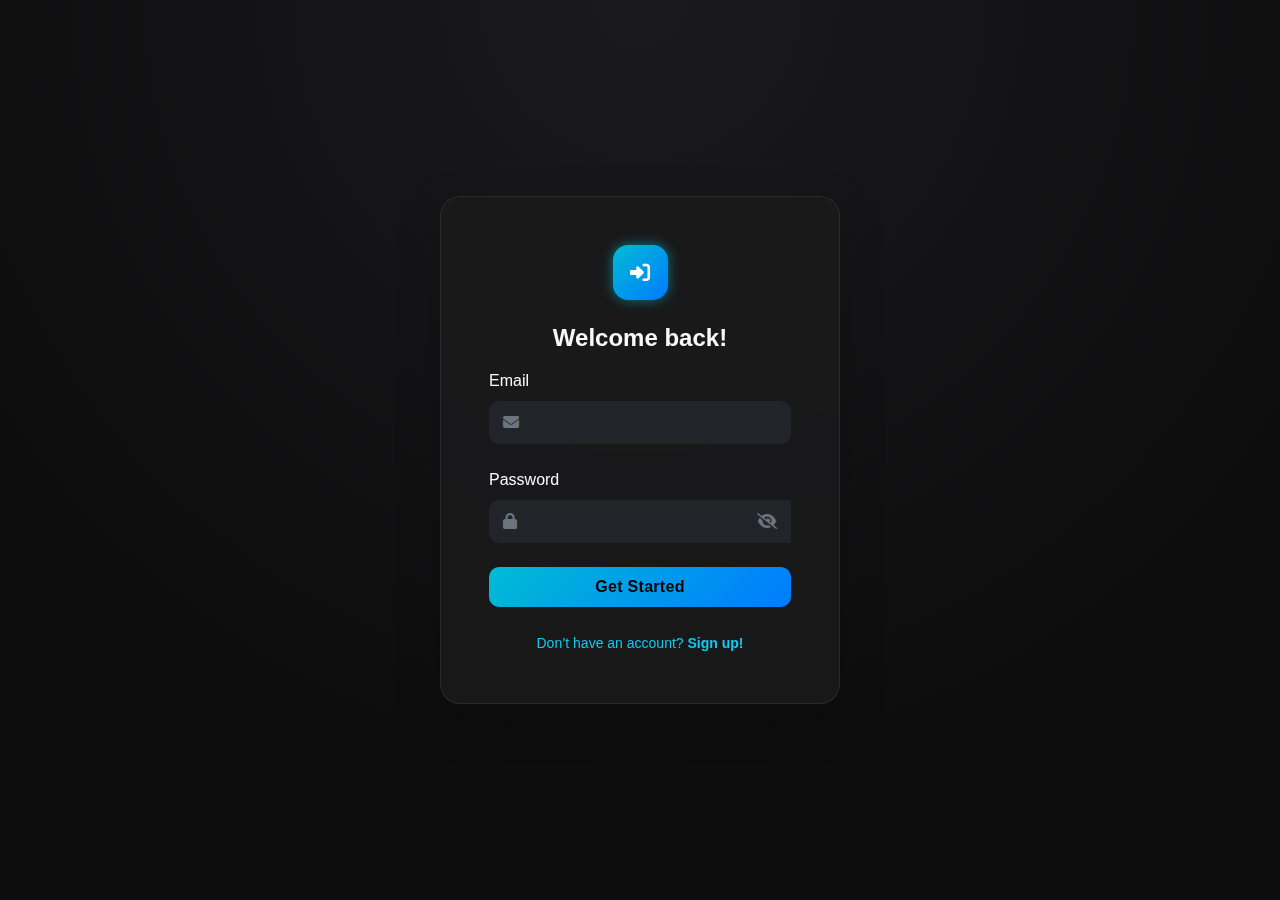
<file: index.html>
<!DOCTYPE html>
<html lang="en">

<head>
    <meta charset="UTF-8" />
    <meta name="viewport" content="width=device-width, initial-scale=1.0" />
    <title>Home - Welcome</title>

    <!-- Bootstrap CSS -->
    <link rel="stylesheet" href="/CSS/bootstrap.min.css">

    <!-- Font Awesome -->
    <link rel="stylesheet" href="https://cdnjs.cloudflare.com/ajax/libs/font-awesome/6.5.0/css/all.min.css">

    <!-- Custom CSS -->
    <link rel="stylesheet" href="/CSS/styles.css">
</head>

<body class="bg-light text-dark">

    <!-- Background (optional for consistency) -->
    <div class="background-light"></div>

    <!-- Navbar -->
    <nav class="navbar navbar-light bg-light shadow-sm px-4">
        <span class="navbar-brand mb-0 h1">
            <i class="fa-solid fa-house me-2 text-primary"></i>Home Page
        </span>
        <button class="btn btn-outline-primary btn-sm" onclick="logout()">
            <i class="fa-solid fa-right-from-bracket me-1"></i>Logout
        </button>
    </nav>

    <!-- Content -->
    <div class="container py-4">
        <!-- Welcome Card -->
        <div class="card text-center text-dark bg-white border shadow-lg p-4 mb-4">
            <div class="icon-box mx-auto mb-3">
                <i class="fa-solid fa-user-circle fa-3x text-primary"></i>
            </div>
            <h3 id="welcome" class="fw-bold mb-2">Welcome!</h3>
            <p id="userEmail" class="text-muted mb-0"></p>
        </div>

        <!-- Test Admin Access -->
        <div class="card text-dark bg-white border shadow-lg p-4 mb-4">
            <h4 class="text-center mb-4">
                <i class="fa-solid fa-shield-halved me-2 text-warning"></i>Access Control Test
            </h4>
            <p class="text-center text-muted mb-3">Test what happens when a regular user tries to access admin features</p>
            <div class="text-center">
                <button class="btn btn-warning" onclick="testAdminAccess()">
                    <i class="fa-solid fa-lock me-2"></i>Try to Access Admin Features
                </button>
            </div>
        </div>

        <!-- User Data Display -->
        <div class="card text-dark bg-white border shadow-lg p-4 user-data-card">
            <h4 class="text-center mb-4">
                <i class="fa-solid fa-user-gear me-2 text-primary"></i>User Information
            </h4>
            
            <div class="user-info-item">
                <span class="user-info-label">Display Name:</span>
                <span class="user-info-value" id="displayNameValue">Loading...</span>
            </div>
            
            <div class="user-info-item">
                <span class="user-info-label">Email:</span>
                <span class="user-info-value" id="emailValue">Loading...</span>
            </div>
            
            <div class="user-info-item">
                <span class="user-info-label">Role:</span>
                <span class="user-info-value" id="roleValue">Loading...</span>
            </div>

            <!-- Token Display -->
            <div class="token-display">
                <h5 class="text-center mb-3">
                    <i class="fa-solid fa-key me-2"></i>Authentication Token
                </h5>
                
                <div class="token-info">
                    <span class="user-info-label">Token (last 10 chars):</span>
                    <span class="token-value" id="tokenValue">Loading...</span>
                </div>
                
                <div class="countdown-timer" id="countdownTimer">
                    <i class="fa-solid fa-clock me-2"></i>
                    <span id="countdownText">Calculating...</span>
                </div>
            </div>
        </div>
    </div>

    <!-- Bootstrap JS -->
    <script src="/JS/bootstrap.bundle.min.js"></script>

    <!-- Home JS -->
    <script src="/JS/index.js"></script>
</body>

</html>
</file>
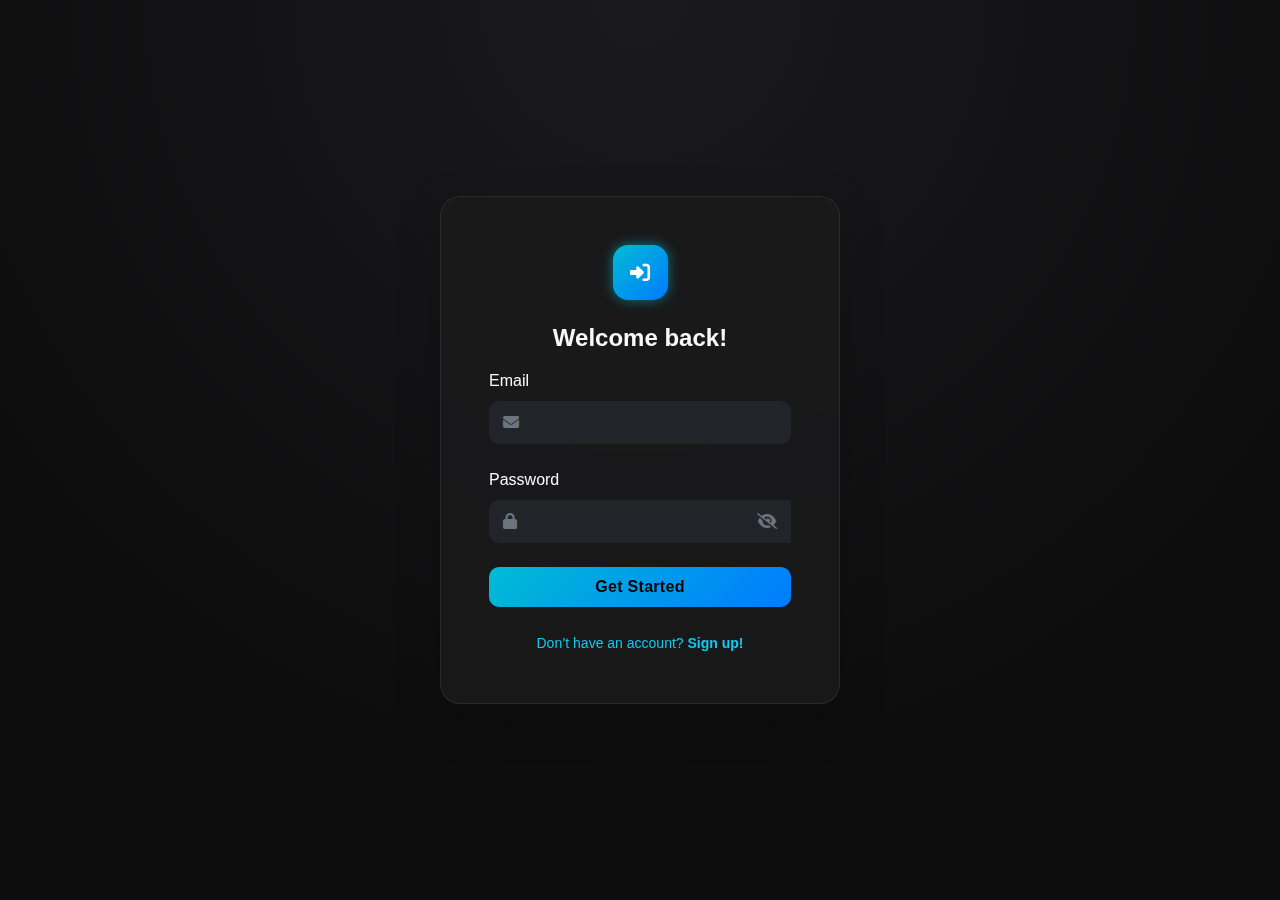
<file: admin.html>
<!DOCTYPE html>
<html lang="en">

<head>
    <meta charset="UTF-8" />
    <meta name="viewport" content="width=device-width, initial-scale=1.0" />
    <title>Admin Dashboard</title>

    <!-- Bootstrap CSS -->
    <link rel="stylesheet" href="/CSS/bootstrap.min.css">

    <!-- Font Awesome -->
    <link rel="stylesheet" href="https://cdnjs.cloudflare.com/ajax/libs/font-awesome/6.5.0/css/all.min.css">

    <!-- Custom CSS -->
    <link rel="stylesheet" href="/CSS/styles.css">
</head>

<body class="bg-light text-dark">

    <!-- Background -->
    <div class="background-light"></div>

    <!-- Navbar -->
    <nav class="navbar navbar-light bg-light shadow-sm px-4">
        <span class="navbar-brand mb-0 h1">
            <i class="fa-solid fa-shield-halved me-2 text-primary"></i>Admin Dashboard
        </span>
        <button class="btn btn-outline-primary btn-sm" onclick="logout()">
            <i class="fa-solid fa-right-from-bracket me-1"></i>Logout
        </button>
    </nav>

    <!-- Content -->
    <div class="container py-4">
        <!-- Welcome Card -->
        <div class="card text-center text-dark bg-white border shadow-lg p-4 mb-4">
            <div class="icon-box mx-auto mb-3">
                <i class="fa-solid fa-user-shield fa-3x text-primary"></i>
            </div>
            <h3 id="adminWelcome" class="fw-bold mb-2">Welcome, Admin!</h3>
            <p id="adminEmail" class="text-muted mb-0"></p>
        </div>

        <!-- Admin Actions -->
        <div class="card text-dark bg-white border shadow-lg p-4 mb-4">
            <h4 class="text-center mb-4">
                <i class="fa-solid fa-tools me-2 text-primary"></i>Admin Actions
            </h4>
            
            <div class="row">
                <div class="col-md-6 mb-3">
                    <button class="btn btn-primary w-100 py-3 shadow-sm" onclick="loadAllUsers()">
                        <i class="fa-solid fa-users me-2"></i>Get All Users
                    </button>
                </div>
                <div class="col-md-6 mb-3">
                    <button class="btn btn-outline-primary w-100 py-3 shadow-sm" onclick="openUserLookupModal()">
                        <i class="fa-solid fa-search me-2"></i>Get User by ID
                    </button>
                </div>
            </div>
        </div>

        <!-- Results Display -->
        <div class="card text-dark bg-white border shadow-lg p-4" id="resultsCard" style="display: none;">
            <h4 class="text-center mb-4">
                <i class="fa-solid fa-list me-2 text-primary"></i>Results
            </h4>
            <div id="resultsContent">
                <!-- Results will be displayed here -->
            </div>
        </div>

        <!-- Loading Spinner -->
        <div class="text-center" id="loadingSpinner" style="display: none;">
            <div class="spinner-border text-primary" role="status">
                <span class="visually-hidden">Loading...</span>
            </div>
            <p class="mt-2">Loading...</p>
        </div>
    </div>

    <!-- User Lookup Modal -->
    <div class="modal fade" id="userLookupModal" tabindex="-1" aria-labelledby="userLookupModalLabel" aria-hidden="true">
        <div class="modal-dialog modal-dialog-centered">
            <div class="modal-content">
                <div class="modal-header">
                    <h5 class="modal-title" id="userLookupModalLabel">
                        <i class="fa-solid fa-search me-2 text-primary"></i>Find User by ID
                    </h5>
                    <button type="button" class="btn-close" data-bs-dismiss="modal" aria-label="Close"></button>
                </div>
                <div class="modal-body">
                    <div class="mb-3">
                        <label for="modalUserIdInput" class="form-label">User ID</label>
                        <input type="text" class="form-control" id="modalUserIdInput" placeholder="Enter User ID">
                        <div id="modalUserIdError" class="text-danger mt-2" style="display: none;"></div>
                    </div>
                </div>
                <div class="modal-footer">
                    <button type="button" class="btn btn-secondary" data-bs-dismiss="modal">Cancel</button>
                    <button type="button" class="btn btn-primary" onclick="getUserByIdFromModal()">
                        <i class="fa-solid fa-search me-1"></i>Search User
                    </button>
                </div>
            </div>
        </div>
    </div>

    <!-- Bootstrap JS -->
    <script src="/JS/bootstrap.bundle.min.js"></script>

    <!-- Admin JS -->
    <script src="/JS/admin.js"></script>
</body>

</html>
</file>
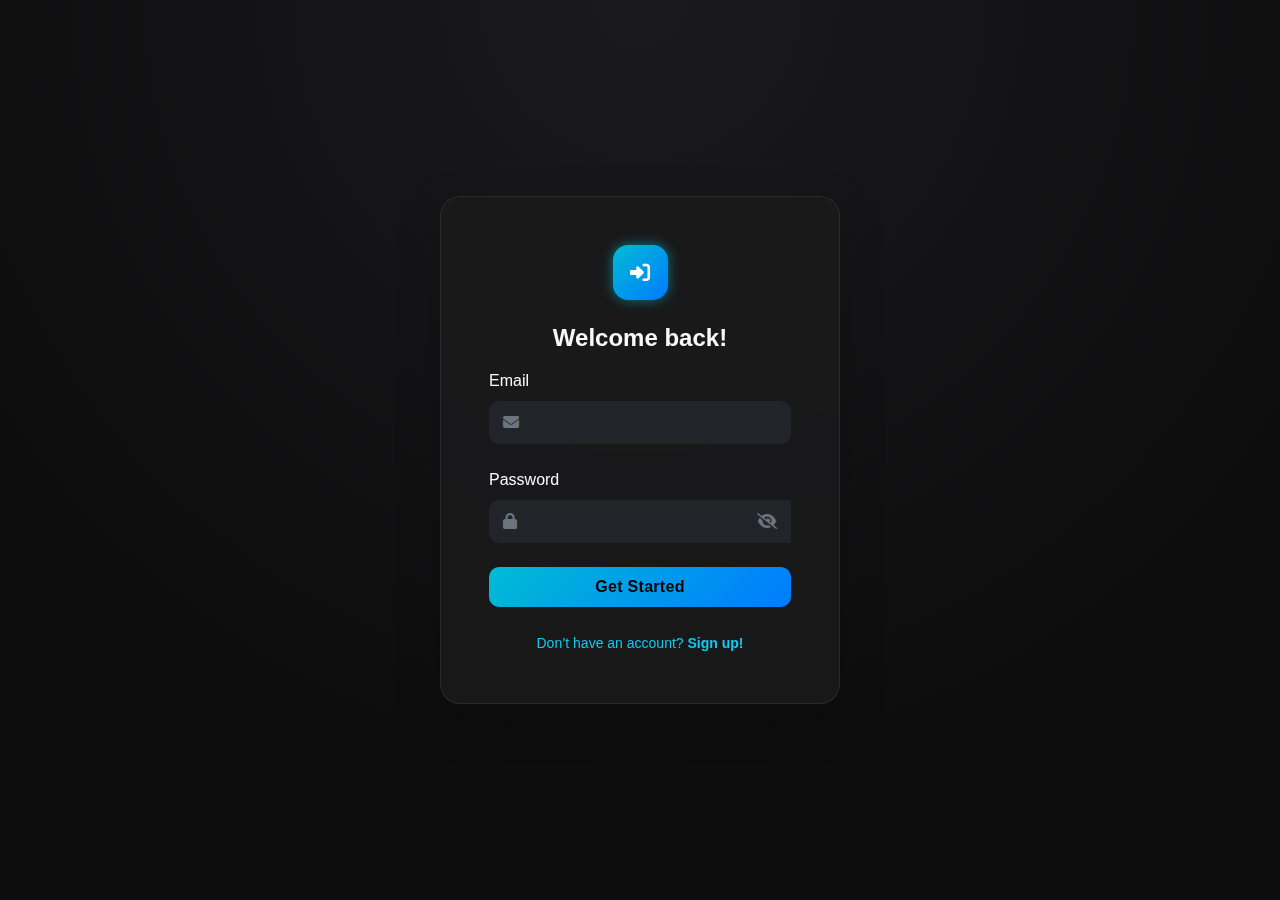
<file: Auth/Login/Login.html>
<!DOCTYPE html>
<html lang="en">

<head>
    <meta charset="UTF-8" />
    <meta name="viewport" content="width=device-width, initial-scale=1.0" />
    <title>Dark Mode Login</title>

    <!-- Bootstrap CSS -->
    <link rel="stylesheet" href="/CSS/bootstrap.min.css">

    <!-- Font Awesome -->
    <link rel="stylesheet" href="https://cdnjs.cloudflare.com/ajax/libs/font-awesome/6.5.0/css/all.min.css">

    <!-- Custom CSS -->
    <link rel="stylesheet" href="/Auth/Login/Login.css">
</head>

<body>

    <!-- Background -->
    <div class="background-dark"></div>

    <!-- Login Container -->
    <div class="container d-flex align-items-center justify-content-center vh-100">
        <div class="card shadow-lg p-5 text-light login-card">
            <div class="icon-box mx-auto mb-4">
                <i class="fa-solid fa-right-to-bracket fa-lg"></i>
            </div>

            <h4 class="text-center mb-3 fw-bold">Welcome back!</h4>


            <form>
                <div class="mb-4">
                    <label for="email" class="form-label">Email</label>
                    <div class="input-group">
                        <span class="input-group-text bg-dark border-0 text-secondary">
                            <i class="fa-solid fa-envelope"></i>
                        </span>
                        <input type="email" class="form-control bg-dark text-light border-0" id="email"
                            placeholder="Enter your email" required>
                    </div>
                </div>

                <div class="mb-4">
                    <label for="password" class="form-label">Password</label>
                    <div class="input-group">
                        <span class="input-group-text bg-dark border-0 text-secondary">
                            <i class="fa-solid fa-lock"></i>
                        </span>
                        <input type="password" class="form-control bg-dark text-light border-0" id="password"
                            placeholder="Enter your password" required>
                        <span class="input-group-text bg-dark border-0 text-secondary">
                            <i class="fa-solid fa-eye-slash"></i>
                        </span>
                    </div>
                </div>

                <button type="submit" class="btn btn-info w-100 fw-bold py-2 mb-4" onclick="login(event)">Get Started</button>
            </form>

            <div class="text-center">
                <a href="/Auth/Signup/Signup.html" class="text-info text-decoration-none small">
                    Don’t have an account? <span class="fw-semibold">Sign up!</span>
                </a>
            </div>
        </div>
    </div>

    <!-- Bootstrap JS -->
    <script src="/JS/bootstrap.bundle.min.js"></script>
    <script src="/Auth/Login/Login.js"></script>
</body>

</html>
</file>
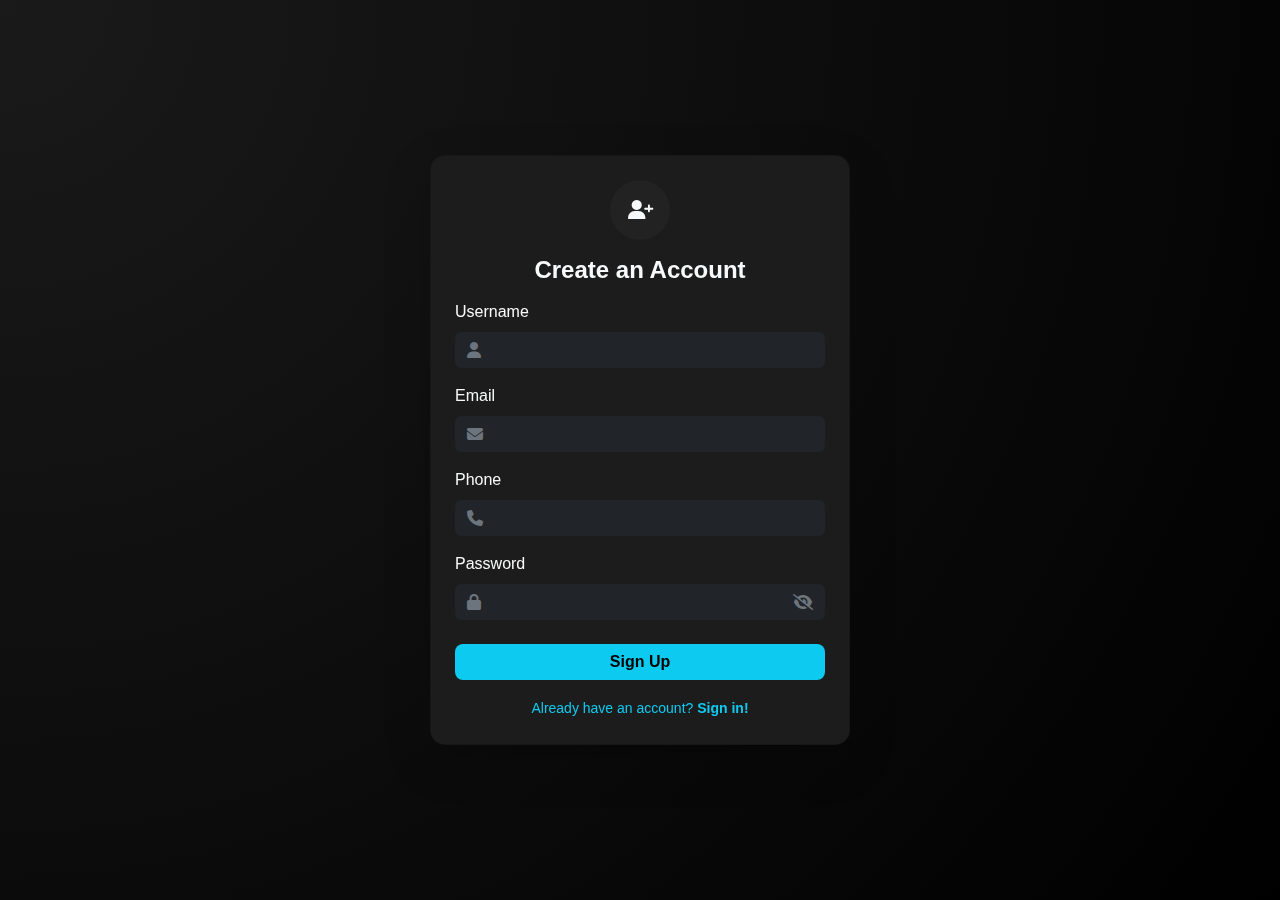
<file: Auth/Signup/Signup.html>
<!DOCTYPE html>
<html lang="en">

<head>
    <meta charset="UTF-8" />
    <meta name="viewport" content="width=device-width, initial-scale=1.0" />
    <title>Dark Mode Signup</title>

    <!-- Bootstrap CSS -->
    <link rel="stylesheet" href="/CSS/bootstrap.min.css">

    <!-- Font Awesome -->
    <link rel="stylesheet" href="https://cdnjs.cloudflare.com/ajax/libs/font-awesome/6.5.0/css/all.min.css">

    <!-- Custom CSS -->
    <link rel="stylesheet" href="/Auth/Signup/Signup.css">
</head>

<body>

    <!-- Background -->
    <div class="background-dark"></div>

    <!-- Signup Container -->
    <div class="container d-flex align-items-center justify-content-center vh-100">
        <div class="card shadow-lg p-4 text-light login-card">
            <div class="icon-box mx-auto mb-3">
                <i class="fa-solid fa-user-plus fa-lg"></i>
            </div>
            <h4 class="text-center mb-3 fw-bold">Create an Account</h4>
            <form>

                <!-- Username -->
                <div class="mb-3">
                    <label for="username" class="form-label">Username</label>
                    <div class="input-group">
                        <span class="input-group-text bg-dark border-0 text-secondary">
                            <i class="fa-solid fa-user"></i>
                        </span>
                        <input type="text" class="form-control bg-dark text-light border-0" id="username"
                            placeholder="Enter your username" required>
                    </div>
                    <div id="UserNameError" class="text-danger mt-2 mb-3" style="display:none;"></div>
                </div>

                <!-- Email -->
                <div class="mb-3">
                    <label for="email" class="form-label">Email</label>
                    <div class="input-group">
                        <span class="input-group-text bg-dark border-0 text-secondary">
                            <i class="fa-solid fa-envelope"></i>
                        </span>
                        <input type="email" class="form-control bg-dark text-light border-0" id="email"
                            placeholder="Enter your email" required>
                    </div>
                    <div id="EmailError" class="text-danger mt-2 mb-3" style="display:none;"></div>
                </div>

                <div class="mb-3">
                    <label for="phone" class="form-label">Phone</label>
                    <div class="input-group">
                        <span class="input-group-text bg-dark border-0 text-secondary">
                            <i class="fa-solid fa-phone"></i>
                        </span>
                        <input type="email" class="form-control bg-dark text-light border-0" id="phone" placeholder="Enter your phone number"
                            required>
                    </div>
                    <div id="PhoneError" class="text-danger mt-2 mb-3" style="display:none;"></div>
                </div>

                <!-- Password -->
                <div class="mb-4">
                    <label for="password" class="form-label">Password</label>
                    <div class="input-group">
                        <span class="input-group-text bg-dark border-0 text-secondary">
                            <i class="fa-solid fa-lock"></i>
                        </span>
                        <input type="password" class="form-control bg-dark text-light border-0" id="password"
                            placeholder="Enter your password" required>
                        <span class="input-group-text bg-dark border-0 text-secondary" id="togglePassword" style="cursor:pointer;">
                            <i class="fa-solid fa-eye-slash" id="eyeIcon"></i>
                        </span>
                    </div>
                    <div id="PasswordError" class="text-danger mt-2 mb-3" style="display:none;"></div>
                </div>

                <!-- Button -->
                <button type="submit" class="btn btn-info w-100 fw-bold mb-3" onclick="signup(event)">Sign Up</button>

                <!-- Link -->
                <div class="text-center">
                    <a href="/Auth/Login/Login.html" class="text-info text-decoration-none small">
                        Already have an account? <span class="fw-semibold">Sign in!</span>
                    </a>
                </div>

            </form>
        </div>
    </div>

    <!-- Bootstrap JS -->
    <script src="/JS/bootstrap.bundle.min.js"></script>
    <script src="/Auth/Signup/Signup.js"></script>
</body>

</html>
</file>
<file: CSS/styles.css>
.background-dark {
    position: fixed;
    top: 0;
    left: 0;
    width: 100%;
    height: 100%;
    background: radial-gradient(circle at top left, #1a1a1a, #000);
    z-index: -1;
}

.card {
    border-radius: 1rem;
}

.icon-box {
    width: 70px;
    height: 70px;
    display: flex;
    align-items: center;
    justify-content: center;
    border-radius: 50%;
    background-color: rgba(0, 255, 255, 0.1);
}
</file>
<file: Auth/Login/Login.css>
body {
    font-family: 'Poppins', sans-serif;
    background-color: #0f0f10;
    color: #fff;
    overflow: hidden;
}

/* Background gradient */
.background-dark {
    position: fixed;
    inset: 0;
    background: radial-gradient(circle at top, #1a1a1c, #0d0d0e 70%);
    z-index: -1;
}

/* Login card */
.login-card {
    width: 400px;
    border-radius: 20px;
    background: rgba(25, 25, 26, 0.95);
    backdrop-filter: blur(10px);
    border: 1px solid rgba(255, 255, 255, 0.08);
    padding: 2.5rem;
}

/* Icon box */
.icon-box {
    background: linear-gradient(135deg, #00bcd4, #007bff);
    width: 55px;
    height: 55px;
    border-radius: 15px;
    display: flex;
    align-items: center;
    justify-content: center;
    color: white;
    box-shadow: 0 0 12px rgba(0, 188, 212, 0.6);
}

/* Inputs */
.input-group-text {
    border-radius: 10px 0 0 10px;
    padding: 0.6rem 0.9rem;
}

.form-control {
    border-radius: 0 10px 10px 0;
    transition: 0.3s;
    padding: 0.6rem 0.9rem;
}

.form-control:focus {
    box-shadow: 0 0 8px #00bcd4;
    border: none;
    outline: none;
}

/* Button */
.btn-info {
    background: linear-gradient(135deg, #00bcd4, #007bff);
    border: none;
    border-radius: 10px;
    transition: all 0.3s;
    font-size: 1rem;
    letter-spacing: 0.3px;
}

.btn-info:hover {
    background: linear-gradient(135deg, #0097a7, #0056b3);
}

/* Text links */
a {
    transition: color 0.3s;
}

a:hover {
    color: #00bcd4;
    text-decoration: underline;
}
</file>
<file: Auth/Signup/Signup.css>
body {
    background-color: #121212;
    font-family: 'Segoe UI', Tahoma, Geneva, Verdana, sans-serif;
    color: #fff;
    overflow: hidden;
}

.background-dark {
    position: fixed;
    top: 0;
    left: 0;
    width: 100%;
    height: 100%;
    background: radial-gradient(circle at top left, #1a1a1a, #000);
    z-index: -1;
}

.login-card {
    width: 100%;
    max-width: 420px;
    background-color: #1c1c1c !important;
    border-radius: 15px;
    transition: transform 0.3s ease;
}

.login-card:hover {
    transform: translateY(-5px);
}

.icon-box {
    background-color: #222;
    width: 60px;
    height: 60px;
    display: flex;
    align-items: center;
    justify-content: center;
    border-radius: 50%;
}

.form-control:focus {
    box-shadow: 0 0 0 0.2rem rgba(0, 255, 255, 0.3);
}

.btn-info {
    border: none;
    border-radius: 8px;
    transition: background-color 0.3s ease;
}

.btn-info:hover {
    background-color: #00c8c8;
}
</file>
